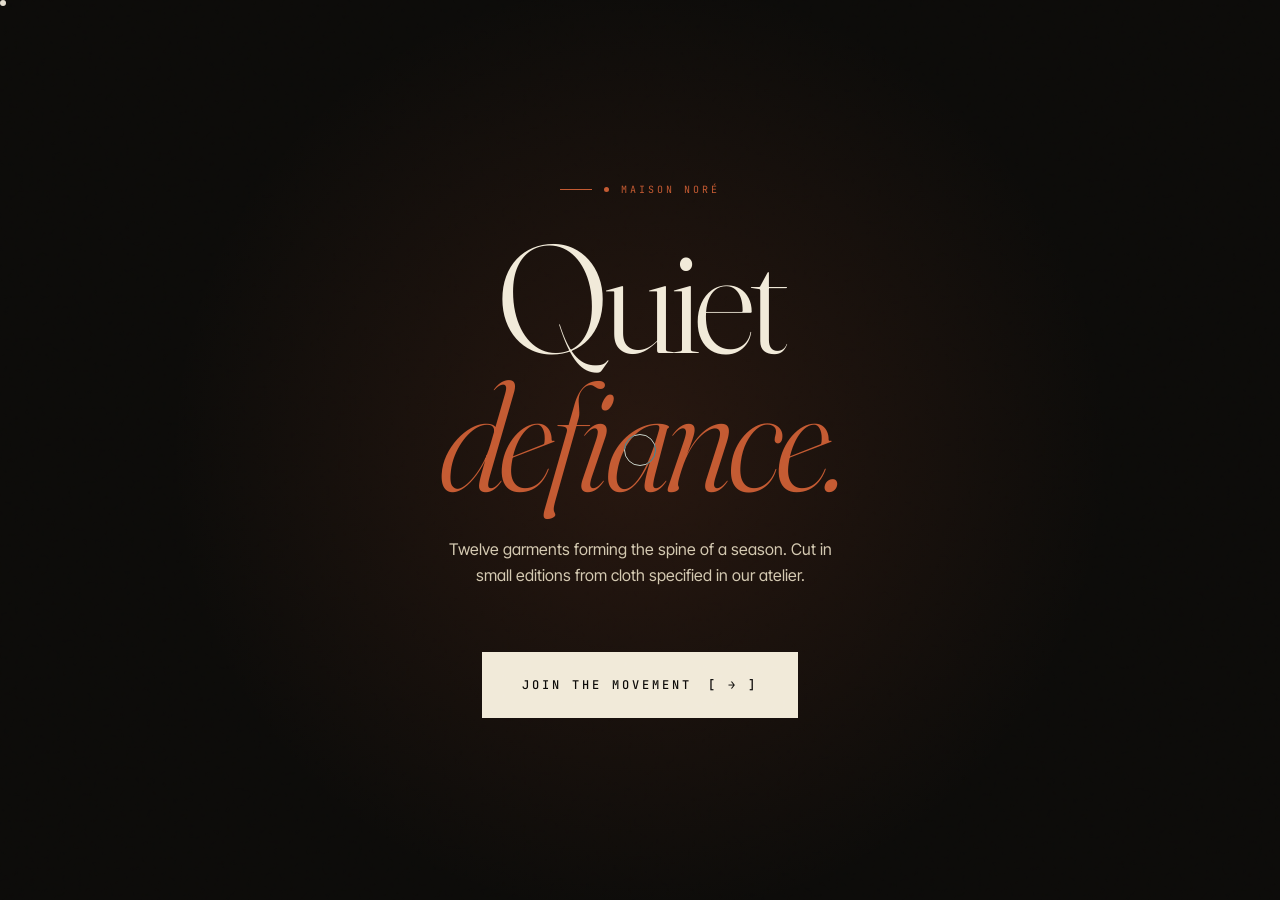
<file: index.html>
<!DOCTYPE html>
<html lang="en">

<head>
  <meta charset="UTF-8" />
  <meta name="viewport" content="width=device-width, initial-scale=1.0" />
  <title>MAISON NORÉ — Join The Movement</title>
  <link rel="preconnect" href="https://fonts.googleapis.com">
  <link rel="preconnect" href="https://fonts.gstatic.com" crossorigin>
  <link
    href="https://fonts.googleapis.com/css2?family=Fraunces:ital,opsz,wght@0,9..144,300;0,9..144,400;0,9..144,500;0,9..144,600;1,9..144,300;1,9..144,400;1,9..144,500&family=Inter+Tight:wght@300;400;500;600&family=JetBrains+Mono:wght@300;400;500&display=swap"
    rel="stylesheet">
  <link rel="stylesheet" href="styles.css">
  <style>
    body,
    html {
      height: 100%;
      margin: 0;
      overflow: hidden;
    }

    .landing-hero {
      min-height: 100vh;
      display: flex;
      flex-direction: column;
      align-items: center;
      justify-content: center;
      text-align: center;
      position: relative;
      padding: var(--space-7);
    }

    .landing-bg {
      position: absolute;
      inset: 0;
      background: radial-gradient(circle at 50% 50%, rgba(196, 90, 50, 0.15), transparent 60%);
      z-index: 0;
    }

    .landing-content {
      position: relative;
      z-index: 2;
      max-width: 800px;
      opacity: 0;
      animation: fadeIn 1.5s cubic-bezier(0.22, 1, 0.36, 1) forwards;
      animation-delay: 0.5s;
    }

    .landing-title {
      font-family: var(--serif);
      font-size: clamp(60px, 12vw, 160px);
      font-weight: 300;
      line-height: 0.9;
      letter-spacing: -0.04em;
      margin-bottom: var(--space-6);
    }

    .landing-title em {
      font-style: italic;
      color: var(--rust);
    }

    .landing-desc {
      font-size: 16px;
      color: var(--ink-2);
      line-height: 1.6;
      max-width: 420px;
      margin: 0 auto var(--space-8);
    }

    .join-btn {
      display: inline-flex;
      align-items: center;
      gap: var(--space-4);
      padding: 24px 40px;
      background: var(--ink);
      color: var(--bg);
      text-decoration: none;
      font-family: var(--mono);
      font-size: 12px;
      letter-spacing: 0.25em;
      text-transform: uppercase;
      font-weight: 500;
      border: none;
      cursor: none;
      transition: all 0.5s ease;
      position: relative;
      overflow: hidden;
    }

    .join-btn:hover {
      background: var(--rust);
      color: var(--bone);
      padding-right: 56px;
      padding-left: 24px;
    }

    .join-btn-arrow {
      transition: transform 0.5s ease;
    }

    .join-btn:hover .join-btn-arrow {
      transform: translateX(8px);
    }

    @keyframes fadeIn {
      from {
        opacity: 0;
        transform: translateY(20px);
      }

      to {
        opacity: 1;
        transform: translateY(0);
      }
    }
  </style>
</head>

<body>

  <div class="grain"></div>
  <div class="cursor"></div>
  <div class="cursor-ring"></div>

  <section class="landing-hero">
    <div class="landing-bg"></div>
    <div class="landing-content">
      <div class="hero-eyebrow" style="justify-content: center; opacity: 1; animation: none;">
        <span class="dot"></span>
        MAISON NORÉ
      </div>
      <h1 class="landing-title">
        Quiet<br><em>defiance.</em>
      </h1>
      <p class="landing-desc">Twelve garments forming the spine of a season. Cut in small editions from cloth specified
        in our atelier.</p>
      <a href="main.html" class="join-btn" data-label="Enter">
        <span>Join The Movement</span>
        <span class="join-btn-arrow">[ → ]</span>
      </a>
    </div>
  </section>

  <script>
    const cursor = document.querySelector('.cursor');
    const cursorRing = document.querySelector('.cursor-ring');
    let mouseX = window.innerWidth / 2, mouseY = window.innerHeight / 2;
    let ringX = mouseX, ringY = mouseY;

    document.addEventListener('mousemove', (e) => {
      mouseX = e.clientX; mouseY = e.clientY;
      cursor.style.transform = `translate(${mouseX - 3}px, ${mouseY - 3}px)`;
    });

    (function ring() {
      ringX += (mouseX - ringX) * 0.16;
      ringY += (mouseY - ringY) * 0.16;
      cursorRing.style.transform = `translate(${ringX - 16}px, ${ringY - 16}px)`;
      requestAnimationFrame(ring);
    })();

    document.querySelector('.join-btn').addEventListener('mouseenter', () => {
      cursor.classList.add('expand');
      cursorRing.classList.add('expand');
    });
    document.querySelector('.join-btn').addEventListener('mouseleave', () => {
      cursor.classList.remove('expand');
      cursorRing.classList.remove('expand');
    });
  </script>

</body>

</html>
</file>
<file: styles.css>
:root {
    --bg: #0c0b09;
    --bg-soft: #15130f;
    --bg-card: #18150f;
    --ink: #f1ead9;
    --ink-2: #d4c9b1;
    --ink-dim: #8a7f6a;
    --ink-faint: #4a4337;
    --rust: #c45a32;
    --bone: #e8dcc4;
    --line: rgba(241, 234, 217, 0.08);
    --line-mid: rgba(241, 234, 217, 0.14);
    --line-strong: rgba(241, 234, 217, 0.22);
    --serif: 'Fraunces', 'Times New Roman', serif;
    --sans: 'Inter Tight', -apple-system, sans-serif;
    --mono: 'JetBrains Mono', ui-monospace, monospace;

    /* baseline */
    --space-1: 4px;
    --space-2: 8px;
    --space-3: 12px;
    --space-4: 16px;
    --space-5: 24px;
    --space-6: 32px;
    --space-7: 48px;
    --space-8: 64px;
    --space-9: 96px;
    --space-10: 144px;
  }

  * { margin: 0; padding: 0; box-sizing: border-box; }

  html { scroll-behavior: smooth; }

  body {
    font-family: var(--sans);
    background: var(--bg);
    color: var(--ink);
    overflow-x: hidden;
    cursor: none;
    -webkit-font-smoothing: antialiased;
    -moz-osx-font-smoothing: grayscale;
    line-height: 1.5;
    font-feature-settings: 'ss01', 'cv11';
  }

  ::selection { background: var(--rust); color: var(--bone); }

  img { max-width: 100%; display: block; }

  button, input { font: inherit; color: inherit; }

  /* Scroll progress */
  .scroll-progress {
    position: fixed;
    top: 0; left: 0; right: 0;
    height: 1px;
    background: var(--line);
    z-index: 1000;
  }
  .scroll-progress-bar {
    height: 100%;
    background: var(--rust);
    transform-origin: left;
    transform: scaleX(0);
  }

  /* ===== CURSOR ===== */
  .cursor, .cursor-ring {
    position: fixed;
    pointer-events: none;
    z-index: 9999;
    mix-blend-mode: difference;
    will-change: transform;
  }
  .cursor {
    width: 6px; height: 6px;
    background: var(--ink);
    border-radius: 50%;
    transition: width 0.25s ease, height 0.25s ease, background 0.25s ease;
  }
  .cursor-ring {
    width: 32px; height: 32px;
    border: 1px solid var(--ink);
    border-radius: 50%;
    transition: width 0.35s cubic-bezier(0.16, 1, 0.3, 1), height 0.35s cubic-bezier(0.16, 1, 0.3, 1), border-color 0.3s ease;
    z-index: 9998;
  }
  .cursor.expand { width: 0; height: 0; }
  .cursor-ring.expand { width: 64px; height: 64px; border-color: var(--rust); }
  .cursor-ring.text { width: 80px; height: 80px; border-color: var(--rust); }
  .cursor-label {
    position: fixed;
    pointer-events: none;
    z-index: 9999;
    font-family: var(--mono);
    font-size: 9px;
    letter-spacing: 0.2em;
    text-transform: uppercase;
    color: var(--rust);
    opacity: 0;
    transition: opacity 0.3s ease;
    transform: translate(-50%, -50%);
    white-space: nowrap;
    mix-blend-mode: difference;
  }
  .cursor-label.show { opacity: 1; }

  @media (max-width: 900px), (hover: none) {
    body { cursor: auto; }
    .cursor, .cursor-ring, .cursor-label { display: none; }
  }

  /* ===== GRAIN ===== */
  .grain {
    position: fixed;
    inset: 0;
    pointer-events: none;
    z-index: 9000;
    opacity: 0.05;
    mix-blend-mode: overlay;
    background-image: url("data:image/svg+xml;utf8,<svg viewBox='0 0 200 200' xmlns='http://www.w3.org/2000/svg'><filter id='n'><feTurbulence type='fractalNoise' baseFrequency='0.85' stitchTiles='stitch'/></filter><rect width='100%25' height='100%25' filter='url(%23n)'/></svg>");
  }

  /* ===== LOADER ===== */
  .loader {
    position: fixed;
    inset: 0;
    background: var(--bg);
    z-index: 10000;
    display: flex;
    align-items: flex-end;
    justify-content: space-between;
    padding: var(--space-7);
    transition: transform 0.9s cubic-bezier(0.86, 0, 0.07, 1);
  }
  .loader.hidden { transform: translateY(-101%); }
  .loader-mark {
    font-family: var(--serif);
    font-size: clamp(48px, 9vw, 120px);
    font-weight: 300;
    letter-spacing: -0.04em;
    line-height: 1;
    overflow: hidden;
    height: 1em;
  }
  .loader-mark span {
    display: inline-block;
    transform: translateY(105%);
    animation: rise 1s cubic-bezier(0.22, 1, 0.36, 1) forwards;
  }
  .loader-mark span:nth-child(1) { animation-delay: 0.1s; }
  .loader-mark span:nth-child(2) { animation-delay: 0.16s; }
  .loader-mark span:nth-child(3) { animation-delay: 0.22s; }
  .loader-mark span:nth-child(4) { animation-delay: 0.28s; font-style: italic; color: var(--rust); }
  .loader-mark span:nth-child(5) { animation-delay: 0.34s; }
  .loader-mark span:nth-child(6) { animation-delay: 0.4s; }
  .loader-meta {
    text-align: right;
    font-family: var(--mono);
    font-size: 10px;
    letter-spacing: 0.25em;
    text-transform: uppercase;
    color: var(--ink-dim);
    line-height: 1.8;
    opacity: 0;
    animation: fadeIn 0.6s ease forwards;
    animation-delay: 0.6s;
  }
  .loader-meta strong { color: var(--ink); font-weight: 400; display: block; }
  .loader-pct {
    font-family: var(--serif);
    font-size: 14px;
    font-style: italic;
    margin-top: var(--space-3);
    color: var(--rust);
  }
  @keyframes rise { to { transform: translateY(0); } }
  @keyframes fadeIn { to { opacity: 1; } }

  /* ===== TICKER (top of page) ===== */
  .ticker {
    position: fixed;
    top: 0; left: 0; right: 0;
    z-index: 90;
    background: var(--bg);
    border-bottom: 1px solid var(--line);
    height: 32px;
    overflow: hidden;
    display: flex;
    align-items: center;
    transition: transform 0.4s ease;
  }
  .ticker.hide { transform: translateY(-100%); }
  .ticker-track {
    display: flex;
    gap: 64px;
    animation: scroll 50s linear infinite;
    white-space: nowrap;
    width: max-content;
    font-family: var(--mono);
    font-size: 10px;
    letter-spacing: 0.22em;
    text-transform: uppercase;
    color: var(--ink-dim);
  }
  .ticker-item { display: flex; align-items: center; gap: 24px; }
  .ticker-item::after {
    content: '';
    width: 4px; height: 4px;
    background: var(--rust);
    border-radius: 50%;
  }
  @keyframes scroll {
    from { transform: translateX(0); }
    to { transform: translateX(-50%); }
  }

  /* ===== NAV ===== */
  nav {
    position: fixed;
    top: 32px; left: 0; right: 0;
    z-index: 100;
    padding: 18px var(--space-7);
    display: grid;
    grid-template-columns: 1fr auto 1fr;
    align-items: center;
    transition: padding 0.4s ease, background 0.4s ease, border-color 0.4s ease, top 0.4s ease;
    border-bottom: 1px solid transparent;
  }
  nav.scrolled {
    background: rgba(12, 11, 9, 0.78);
    backdrop-filter: blur(24px) saturate(120%);
    -webkit-backdrop-filter: blur(24px) saturate(120%);
    padding: 12px var(--space-7);
    border-bottom-color: var(--line);
    top: 0;
  }
  .ticker.hide ~ nav { top: 0; }
  .nav-links {
    display: flex;
    gap: var(--space-7);
    list-style: none;
    font-size: 11px;
    letter-spacing: 0.18em;
    text-transform: uppercase;
    font-weight: 500;
  }
  .nav-links a {
    color: var(--ink);
    text-decoration: none;
    position: relative;
    transition: color 0.3s ease;
    display: inline-flex;
    align-items: center;
    gap: 6px;
  }
  .nav-links a sup {
    font-family: var(--serif);
    font-style: italic;
    font-size: 10px;
    color: var(--rust);
    font-weight: 400;
    margin-top: -8px;
    text-transform: none;
    letter-spacing: 0;
  }
  .nav-links a::after {
    content: '';
    position: absolute;
    left: 0; bottom: -4px;
    width: 100%; height: 1px;
    background: var(--rust);
    transform: scaleX(0);
    transform-origin: right;
    transition: transform 0.5s cubic-bezier(0.86, 0, 0.07, 1);
  }
  .nav-links a:hover { color: var(--rust); }
  .nav-links a:hover::after { transform: scaleX(1); transform-origin: left; }

  .logo {
    font-family: var(--serif);
    font-size: 20px;
    font-weight: 400;
    letter-spacing: 0.04em;
    text-align: center;
    color: var(--ink);
    text-decoration: none;
  }
  .logo i { font-style: italic; font-weight: 300; }

  .nav-actions {
    display: flex;
    justify-content: flex-end;
    gap: var(--space-5);
    align-items: center;
    font-size: 11px;
    letter-spacing: 0.18em;
    text-transform: uppercase;
  }
  .nav-actions button {
    background: none;
    border: none;
    cursor: none;
    text-transform: uppercase;
    font-weight: 500;
    transition: color 0.3s ease;
    display: inline-flex;
    align-items: center;
    gap: 6px;
  }
  .nav-actions button:hover { color: var(--rust); }
  .currency-toggle {
    display: flex;
    border: 1px solid var(--line-mid);
    overflow: hidden;
  }
  .currency-toggle button {
    padding: 4px 10px;
    font-size: 10px;
  }
  .currency-toggle button.active { background: var(--ink); color: var(--bg); }

  .cart-btn {
    position: relative;
  }
  .cart-count {
    display: inline-flex;
    align-items: center;
    justify-content: center;
    min-width: 16px; height: 16px;
    background: var(--rust);
    color: var(--bone);
    border-radius: 50%;
    font-size: 9px;
    font-weight: 600;
    letter-spacing: 0;
    padding: 0 4px;
    transition: transform 0.4s cubic-bezier(0.34, 1.56, 0.64, 1);
    font-family: var(--mono);
  }
  .cart-count.bump { transform: scale(1.45); }

  .menu-toggle { display: none; }

  @media (max-width: 900px) {
    nav { padding: 14px 20px; }
    nav.scrolled { padding: 10px 20px; }
    .nav-links, .nav-actions > *:not(.cart-btn):not(.menu-toggle) { display: none; }
    .menu-toggle {
      display: inline-flex;
      background: none; border: none;
      font-size: 11px;
      letter-spacing: 0.18em;
      text-transform: uppercase;
    }
  }

  /* ===== HERO with 3D shirt ===== */
  .hero {
    min-height: 100vh;
    position: relative;
    padding: 140px var(--space-7) var(--space-8);
    display: grid;
    grid-template-columns: 1fr 1fr;
    gap: var(--space-7);
    align-items: end;
    overflow: hidden;
  }
  .hero-bg {
    position: absolute;
    inset: 0;
    background:
      radial-gradient(ellipse 60% 50% at 70% 40%, rgba(196, 90, 50, 0.10), transparent 70%),
      radial-gradient(ellipse 80% 60% at 20% 80%, rgba(232, 220, 196, 0.04), transparent 60%);
    z-index: 0;
  }
  .shirt-canvas-wrap {
    position: absolute;
    top: 0; right: 0;
    width: 56%; height: 100%;
    z-index: 1;
    pointer-events: none;
  }
  #shirtCanvas { width: 100%; height: 100%; display: block; }

  .hero-text {
    position: relative;
    z-index: 3;
    grid-column: 1 / 2;
    max-width: 620px;
  }
  .hero-eyebrow {
    font-family: var(--mono);
    font-size: 10px;
    letter-spacing: 0.3em;
    color: var(--rust);
    text-transform: uppercase;
    margin-bottom: var(--space-6);
    display: flex;
    align-items: center;
    gap: var(--space-3);
    opacity: 0;
    animation: fadeUp 1s ease forwards;
    animation-delay: 1.4s;
  }
  .hero-eyebrow::before {
    content: '';
    width: 32px; height: 1px;
    background: var(--rust);
  }
  .hero-eyebrow .dot {
    width: 5px; height: 5px;
    background: var(--rust);
    border-radius: 50%;
    animation: pulse 2.4s ease-in-out infinite;
  }
  @keyframes pulse {
    0%, 100% { opacity: 1; transform: scale(1); }
    50% { opacity: 0.4; transform: scale(0.7); }
  }

  .hero-title {
    font-family: var(--serif);
    font-size: clamp(60px, 11vw, 180px);
    font-weight: 300;
    line-height: 0.86;
    letter-spacing: -0.045em;
    margin-bottom: var(--space-7);
  }
  .hero-title .line { display: block; overflow: hidden; }
  .hero-title .word {
    display: inline-block;
    transform: translateY(110%);
    animation: rise 1.2s cubic-bezier(0.22, 1, 0.36, 1) forwards;
  }
  .hero-title .italic {
    font-style: italic;
    font-weight: 300;
    color: var(--rust);
  }
  .hero-title .line:nth-child(1) .word { animation-delay: 1.5s; }
  .hero-title .line:nth-child(2) .word { animation-delay: 1.65s; }
  .hero-title .line:nth-child(3) .word { animation-delay: 1.8s; }

  .hero-meta {
    display: grid;
    grid-template-columns: 1fr auto;
    gap: var(--space-7);
    align-items: end;
    opacity: 0;
    animation: fadeUp 1s ease forwards;
    animation-delay: 2.2s;
  }
  .hero-desc {
    font-size: 14px;
    color: var(--ink-2);
    line-height: 1.65;
    max-width: 360px;
  }
  .hero-desc::first-letter {
    font-family: var(--serif);
    font-size: 36px;
    font-style: italic;
    float: left;
    line-height: 0.9;
    margin: 4px 8px 0 0;
    color: var(--rust);
  }
  .hero-cta {
    display: inline-flex;
    align-items: center;
    gap: var(--space-3);
    padding: 18px 28px;
    background: var(--ink);
    color: var(--bg);
    text-decoration: none;
    font-size: 11px;
    letter-spacing: 0.22em;
    text-transform: uppercase;
    font-weight: 500;
    border: none;
    cursor: none;
    transition: background 0.4s ease, color 0.4s ease, padding 0.4s ease;
    position: relative;
    overflow: hidden;
  }
  .hero-cta:hover { background: var(--rust); color: var(--bone); padding-right: 36px; }
  .hero-cta-arrow {
    transition: transform 0.4s ease;
    font-family: var(--mono);
  }
  .hero-cta:hover .hero-cta-arrow { transform: translateX(6px); }

  /* hero side meta */
  .hero-side {
    position: absolute;
    bottom: var(--space-7);
    right: var(--space-7);
    z-index: 4;
    display: flex;
    gap: var(--space-7);
    font-family: var(--mono);
    font-size: 10px;
    letter-spacing: 0.22em;
    text-transform: uppercase;
    color: var(--ink-dim);
    opacity: 0;
    animation: fadeUp 1s ease forwards;
    animation-delay: 2.4s;
  }
  .hero-side div strong {
    display: block;
    color: var(--ink);
    font-family: var(--serif);
    font-size: 16px;
    font-weight: 400;
    letter-spacing: -0.01em;
    text-transform: none;
    margin-bottom: 4px;
  }
  .hero-side div strong em { font-style: italic; color: var(--rust); }

  .scroll-hint {
    position: absolute;
    bottom: var(--space-7);
    left: var(--space-7);
    z-index: 4;
    display: flex;
    align-items: center;
    gap: var(--space-3);
    font-family: var(--mono);
    font-size: 10px;
    letter-spacing: 0.22em;
    text-transform: uppercase;
    color: var(--ink-dim);
    opacity: 0;
    animation: fadeUp 1s ease forwards;
    animation-delay: 2.6s;
  }
  .scroll-hint-line {
    width: 30px; height: 1px;
    background: var(--ink-dim);
    position: relative;
    overflow: hidden;
  }
  .scroll-hint-line::after {
    content: '';
    position: absolute;
    inset: 0;
    background: var(--rust);
    transform: translateX(-100%);
    animation: scrollLine 2.4s ease-in-out infinite;
  }
  @keyframes scrollLine {
    0% { transform: translateX(-100%); }
    50%, 100% { transform: translateX(100%); }
  }

  @keyframes fadeUp {
    from { opacity: 0; transform: translateY(16px); }
    to { opacity: 1; transform: translateY(0); }
  }

  @media (max-width: 900px) {
    .hero { grid-template-columns: 1fr; padding: 120px 20px 100px; }
    .shirt-canvas-wrap { width: 100%; opacity: 0.45; }
    .hero-side { display: none; }
    .scroll-hint { left: 20px; bottom: 20px; }
    .hero-meta { grid-template-columns: 1fr; gap: var(--space-5); }
  }

  /* ===== SECTION SCAFFOLD ===== */
  section { position: relative; }
  .container { padding: 0 var(--space-7); }
  @media (max-width: 900px) { .container { padding: 0 20px; } }

  .section-head {
    padding: var(--space-9) 0 var(--space-7);
    display: grid;
    grid-template-columns: 5fr 1fr 6fr;
    gap: var(--space-7);
    align-items: end;
    border-top: 1px solid var(--line);
  }
  .section-num {
    font-family: var(--mono);
    font-size: 10px;
    letter-spacing: 0.28em;
    color: var(--rust);
    text-transform: uppercase;
    margin-bottom: var(--space-4);
    display: block;
  }
  .section-title {
    font-family: var(--serif);
    font-size: clamp(36px, 6.5vw, 88px);
    font-weight: 300;
    line-height: 0.95;
    letter-spacing: -0.035em;
  }
  .section-title em {
    font-style: italic;
    color: var(--ink-dim);
    font-weight: 300;
  }
  .section-title em.accent { color: var(--rust); }
  .section-aside {
    text-align: right;
    align-self: end;
  }
  .section-aside .label {
    font-family: var(--mono);
    font-size: 9px;
    letter-spacing: 0.25em;
    color: var(--ink-dim);
    text-transform: uppercase;
    display: block;
    margin-bottom: var(--space-2);
  }
  .section-aside .value {
    font-family: var(--serif);
    font-style: italic;
    font-size: 22px;
    color: var(--ink);
  }
  .section-desc {
    font-size: 14px;
    color: var(--ink-2);
    line-height: 1.7;
    max-width: 460px;
  }

  @media (max-width: 900px) {
    .section-head { grid-template-columns: 1fr; gap: var(--space-5); padding: var(--space-8) 0 var(--space-6); }
    .section-aside { text-align: left; }
  }

  /* ===== PRODUCTS ===== */
  .shop-controls {
    display: grid;
    grid-template-columns: 1fr auto 1fr;
    align-items: center;
    gap: var(--space-5);
    padding: var(--space-5) 0;
    border-top: 1px solid var(--line);
    border-bottom: 1px solid var(--line);
  }
  .filter-pills {
    display: flex;
    gap: 6px;
    flex-wrap: wrap;
  }
  .filter-pill {
    background: none;
    border: 1px solid var(--line-mid);
    color: var(--ink);
    padding: 9px 18px;
    font-size: 10px;
    letter-spacing: 0.18em;
    text-transform: uppercase;
    cursor: none;
    transition: all 0.3s ease;
    font-weight: 500;
    display: inline-flex;
    align-items: center;
    gap: 8px;
  }
  .filter-pill .n {
    font-family: var(--mono);
    font-size: 9px;
    color: var(--ink-dim);
    transition: color 0.3s ease;
  }
  .filter-pill:hover { border-color: var(--ink); }
  .filter-pill.active { background: var(--ink); color: var(--bg); border-color: var(--ink); }
  .filter-pill.active .n { color: var(--ink-faint); }

  .filter-count {
    font-family: var(--mono);
    font-size: 10px;
    color: var(--ink-dim);
    letter-spacing: 0.22em;
    text-transform: uppercase;
    text-align: center;
    white-space: nowrap;
  }
  .filter-count em {
    font-style: normal;
    color: var(--ink);
  }

  .sort {
    display: flex;
    justify-content: flex-end;
    align-items: center;
    gap: var(--space-3);
    font-family: var(--mono);
    font-size: 10px;
    letter-spacing: 0.22em;
    text-transform: uppercase;
    color: var(--ink-dim);
  }
  .sort select {
    background: none;
    border: none;
    color: var(--ink);
    font-family: var(--mono);
    font-size: 10px;
    letter-spacing: 0.22em;
    text-transform: uppercase;
    cursor: none;
    border-bottom: 1px solid var(--line-mid);
    padding: 4px 16px 4px 4px;
    appearance: none;
    background-image: url("data:image/svg+xml;utf8,<svg xmlns='http://www.w3.org/2000/svg' width='8' height='6' viewBox='0 0 8 6'><path d='M0 0 L8 0 L4 6 Z' fill='%238a7f6a'/></svg>");
    background-repeat: no-repeat;
    background-position: right 2px center;
  }
  .sort select option { background: var(--bg); color: var(--ink); }

  @media (max-width: 900px) {
    .shop-controls { grid-template-columns: 1fr; gap: var(--space-3); }
    .sort { justify-content: flex-start; }
  }

  .product-grid {
    display: grid;
    grid-template-columns: repeat(3, 1fr);
    border-left: 1px solid var(--line);
  }
  .product {
    border-right: 1px solid var(--line);
    border-bottom: 1px solid var(--line);
    padding: var(--space-5) var(--space-5) var(--space-6);
    position: relative;
    cursor: none;
    transition: background 0.5s ease;
    overflow: hidden;
  }
  .product:hover { background: var(--bg-soft); }

  .product-image {
    aspect-ratio: 4/5;
    margin-bottom: var(--space-5);
    position: relative;
    overflow: hidden;
    background: var(--bg-card);
  }
  .product-image-bg {
    position: absolute;
    inset: 0;
    transition: transform 0.9s cubic-bezier(0.22, 1, 0.36, 1), filter 0.6s ease;
  }
  .product:hover .product-image-bg { transform: scale(1.04); }

  .product-tags {
    position: absolute;
    top: var(--space-3); left: var(--space-3);
    display: flex;
    flex-direction: column;
    gap: 4px;
    z-index: 2;
  }
  .product-tag {
    font-family: var(--mono);
    font-size: 8px;
    letter-spacing: 0.25em;
    text-transform: uppercase;
    background: var(--ink);
    color: var(--bg);
    padding: 4px 8px;
    align-self: flex-start;
  }
  .product-tag.new { background: var(--rust); color: var(--bone); }
  .product-tag.sale { background: var(--bone); color: var(--bg); }
  .product-tag.last { background: transparent; color: var(--ink); border: 1px solid var(--line-strong); }

  .product-fav {
    position: absolute;
    top: var(--space-3); right: var(--space-3);
    width: 28px; height: 28px;
    background: rgba(12, 11, 9, 0.6);
    backdrop-filter: blur(8px);
    border: 1px solid var(--line-mid);
    color: var(--ink);
    cursor: none;
    display: flex; align-items: center; justify-content: center;
    z-index: 2;
    transition: all 0.3s ease;
    border-radius: 50%;
  }
  .product-fav:hover { background: var(--ink); color: var(--bg); }
  .product-fav.active { background: var(--rust); color: var(--bone); border-color: var(--rust); }
  .product-fav svg { width: 12px; height: 12px; }

  .product-quick {
    position: absolute;
    bottom: 0; left: 0; right: 0;
    background: var(--ink);
    color: var(--bg);
    padding: 13px;
    font-size: 10px;
    letter-spacing: 0.22em;
    text-transform: uppercase;
    text-align: center;
    font-weight: 500;
    transform: translateY(101%);
    transition: transform 0.5s cubic-bezier(0.86, 0, 0.07, 1), background 0.3s ease;
    border: none;
    width: 100%;
    cursor: none;
  }
  .product:hover .product-quick { transform: translateY(0); }
  .product-quick:hover { background: var(--rust); color: var(--bone); }

  .product-meta {
    display: grid;
    grid-template-columns: 1fr auto;
    gap: var(--space-4);
    align-items: start;
  }
  .product-cat {
    font-family: var(--mono);
    font-size: 9px;
    letter-spacing: 0.25em;
    color: var(--ink-dim);
    text-transform: uppercase;
    margin-bottom: 6px;
    display: flex;
    gap: 8px;
    align-items: center;
  }
  .product-cat .ref {
    color: var(--ink-faint);
  }
  .product-name {
    font-family: var(--serif);
    font-size: 20px;
    font-weight: 400;
    letter-spacing: -0.015em;
    line-height: 1.2;
    margin-bottom: 8px;
  }
  .product-name em { font-style: italic; }
  .product-fabric {
    font-family: var(--serif);
    font-style: italic;
    font-size: 12px;
    color: var(--ink-dim);
    margin-bottom: var(--space-3);
  }
  .product-price {
    font-family: var(--serif);
    font-size: 17px;
    font-style: italic;
    font-weight: 300;
    white-space: nowrap;
  }
  .product-price-old {
    font-size: 13px;
    color: var(--ink-dim);
    text-decoration: line-through;
    margin-right: 6px;
    font-style: normal;
  }

  .product-colors {
    display: flex;
    gap: 6px;
    align-items: center;
  }
  .color-swatch {
    width: 11px; height: 11px;
    border-radius: 50%;
    border: 1px solid var(--line-strong);
    cursor: none;
    transition: transform 0.3s ease;
  }
  .color-swatch:hover { transform: scale(1.3); }
  .color-count {
    font-family: var(--mono);
    font-size: 9px;
    color: var(--ink-dim);
    margin-left: 4px;
  }

  @media (max-width: 900px) {
    .product-grid { grid-template-columns: repeat(2, 1fr); }
    .product { padding: var(--space-3) var(--space-3) var(--space-4); }
    .product-name { font-size: 15px; }
    .product-price { font-size: 14px; }
    .product-quick { transform: translateY(0); padding: 10px; font-size: 9px; }
  }

  /* ===== EDITORIAL ===== */
  .editorial {
    padding: var(--space-9) 0 var(--space-9);
    background: var(--bg-soft);
    border-top: 1px solid var(--line);
    border-bottom: 1px solid var(--line);
    margin-top: var(--space-8);
  }
  .editorial-grid {
    display: grid;
    grid-template-columns: repeat(12, 1fr);
    gap: var(--space-4);
    margin-top: var(--space-6);
  }
  .edit-card {
    position: relative;
    overflow: hidden;
    cursor: none;
  }
  .edit-card:nth-child(1) { grid-column: 1 / 6; aspect-ratio: 3/4; }
  .edit-card:nth-child(2) { grid-column: 7 / 13; aspect-ratio: 4/3; margin-top: 80px; }
  .edit-card:nth-child(3) { grid-column: 2 / 7; aspect-ratio: 3/4; margin-top: -50px; }
  .edit-card:nth-child(4) { grid-column: 8 / 12; aspect-ratio: 1/1; margin-top: 60px; }

  .edit-bg {
    position: absolute;
    inset: 0;
    transition: transform 1.1s cubic-bezier(0.22, 1, 0.36, 1);
  }
  .edit-card:hover .edit-bg { transform: scale(1.06); }
  .edit-overlay {
    position: absolute;
    inset: 0;
    background: linear-gradient(to top, rgba(12,11,9,0.85) 0%, rgba(12,11,9,0.1) 50%, rgba(12,11,9,0) 100%);
    z-index: 1;
  }
  .edit-meta {
    position: absolute;
    top: var(--space-5);
    left: var(--space-5);
    z-index: 2;
    font-family: var(--mono);
    font-size: 9px;
    letter-spacing: 0.25em;
    text-transform: uppercase;
    color: var(--ink-2);
    display: flex;
    gap: var(--space-3);
  }
  .edit-meta .frame { color: var(--rust); }
  .edit-content {
    position: absolute;
    bottom: var(--space-5);
    left: var(--space-5);
    right: var(--space-5);
    z-index: 2;
  }
  .edit-title {
    font-family: var(--serif);
    font-size: clamp(24px, 3.2vw, 38px);
    font-weight: 400;
    line-height: 1;
    letter-spacing: -0.02em;
    margin-bottom: 8px;
  }
  .edit-title em { font-style: italic; color: var(--bone); }
  .edit-loc {
    font-family: var(--mono);
    font-size: 9px;
    letter-spacing: 0.22em;
    text-transform: uppercase;
    color: var(--ink-dim);
  }

  @media (max-width: 900px) {
    .editorial-grid { grid-template-columns: 1fr; gap: var(--space-3); }
    .edit-card:nth-child(n) { grid-column: 1; margin-top: 0; aspect-ratio: 4/5; }
  }

  /* ===== ATELIER / MAKERS SECTION ===== */
  .atelier {
    padding: var(--space-10) 0;
  }
  .atelier-grid {
    display: grid;
    grid-template-columns: 1fr 1fr;
    gap: var(--space-9);
    align-items: start;
  }
  .atelier-list {
    list-style: none;
  }
  .atelier-item {
    border-top: 1px solid var(--line);
    padding: var(--space-5) 0;
    cursor: none;
    display: grid;
    grid-template-columns: auto 1fr auto;
    gap: var(--space-5);
    align-items: center;
    transition: padding 0.4s ease;
  }
  .atelier-item:last-child { border-bottom: 1px solid var(--line); }
  .atelier-item:hover { padding-left: var(--space-3); }
  .atelier-item .num {
    font-family: var(--mono);
    font-size: 10px;
    letter-spacing: 0.2em;
    color: var(--ink-dim);
  }
  .atelier-item .name {
    font-family: var(--serif);
    font-size: clamp(22px, 2.6vw, 32px);
    font-weight: 400;
    letter-spacing: -0.02em;
  }
  .atelier-item .name em { font-style: italic; color: var(--rust); }
  .atelier-item .role {
    font-family: var(--mono);
    font-size: 10px;
    letter-spacing: 0.2em;
    color: var(--ink-dim);
    text-transform: uppercase;
    text-align: right;
  }
  .atelier-item:hover .name { color: var(--rust); }

  .atelier-quote {
    font-family: var(--serif);
    font-size: clamp(22px, 2.4vw, 32px);
    font-weight: 300;
    line-height: 1.35;
    font-style: italic;
    letter-spacing: -0.01em;
    position: sticky;
    top: 100px;
  }
  .atelier-quote::before {
    content: '"';
    font-size: 80px;
    color: var(--rust);
    line-height: 0.5;
    display: block;
    margin-bottom: var(--space-3);
    margin-left: -8px;
  }
  .atelier-quote-attr {
    font-family: var(--mono);
    font-size: 10px;
    letter-spacing: 0.22em;
    text-transform: uppercase;
    color: var(--ink-dim);
    font-style: normal;
    margin-top: var(--space-5);
    font-weight: 400;
  }
  .atelier-quote-attr::before {
    content: '— ';
    color: var(--rust);
  }

  @media (max-width: 900px) {
    .atelier-grid { grid-template-columns: 1fr; gap: var(--space-7); }
    .atelier-quote { position: static; }
  }

  /* ===== FABRIC / SPECS ACCORDION ===== */
  .specs {
    padding: var(--space-10) 0;
    background: var(--bg-soft);
    border-top: 1px solid var(--line);
    border-bottom: 1px solid var(--line);
  }
  .specs-grid {
    display: grid;
    grid-template-columns: 1fr 1fr;
    gap: var(--space-8);
    align-items: start;
    margin-top: var(--space-7);
  }
  .specs-visual {
    aspect-ratio: 1;
    background: linear-gradient(135deg, #2a201a 0%, #1a1611 100%);
    position: relative;
    overflow: hidden;
  }
  .specs-visual::before {
    content: '';
    position: absolute;
    inset: 0;
    background-image:
      repeating-linear-gradient(45deg, rgba(196, 90, 50, 0.04) 0px, rgba(196, 90, 50, 0.04) 1px, transparent 1px, transparent 4px),
      repeating-linear-gradient(-45deg, rgba(232, 220, 196, 0.04) 0px, rgba(232, 220, 196, 0.04) 1px, transparent 1px, transparent 4px);
  }
  .specs-visual-label {
    position: absolute;
    bottom: var(--space-5); left: var(--space-5);
    font-family: var(--mono);
    font-size: 9px;
    letter-spacing: 0.25em;
    color: var(--ink-2);
    text-transform: uppercase;
  }
  .specs-visual-name {
    position: absolute;
    top: var(--space-5); left: var(--space-5);
    right: var(--space-5);
    font-family: var(--serif);
    font-size: 28px;
    font-style: italic;
    font-weight: 300;
    letter-spacing: -0.02em;
  }
  .specs-visual-stats {
    position: absolute;
    bottom: var(--space-5); right: var(--space-5);
    text-align: right;
    font-family: var(--mono);
    font-size: 10px;
    color: var(--ink-2);
    line-height: 1.8;
    letter-spacing: 0.05em;
  }
  .specs-visual-stats strong {
    color: var(--rust);
    font-weight: 400;
    font-family: var(--serif);
    font-style: italic;
    font-size: 14px;
  }

  .accordion-item {
    border-top: 1px solid var(--line-mid);
  }
  .accordion-item:last-child { border-bottom: 1px solid var(--line-mid); }
  .accordion-trigger {
    display: grid;
    grid-template-columns: auto 1fr auto;
    gap: var(--space-5);
    align-items: center;
    padding: var(--space-5) 0;
    background: none;
    border: none;
    cursor: none;
    width: 100%;
    text-align: left;
    transition: padding 0.3s ease;
  }
  .accordion-trigger:hover { padding-left: var(--space-2); }
  .accordion-num {
    font-family: var(--mono);
    font-size: 10px;
    color: var(--ink-dim);
    letter-spacing: 0.2em;
  }
  .accordion-title {
    font-family: var(--serif);
    font-size: 22px;
    font-weight: 400;
    letter-spacing: -0.015em;
  }
  .accordion-title em { font-style: italic; color: var(--rust); }
  .accordion-icon {
    width: 28px; height: 28px;
    border: 1px solid var(--line-strong);
    border-radius: 50%;
    position: relative;
    transition: background 0.3s ease, border-color 0.3s ease;
  }
  .accordion-icon::before, .accordion-icon::after {
    content: '';
    position: absolute;
    background: var(--ink);
    transition: transform 0.4s cubic-bezier(0.86, 0, 0.07, 1);
  }
  .accordion-icon::before {
    top: 50%; left: 7px; right: 7px; height: 1px;
    transform: translateY(-50%);
  }
  .accordion-icon::after {
    left: 50%; top: 7px; bottom: 7px; width: 1px;
    transform: translateX(-50%);
  }
  .accordion-item.open .accordion-icon { background: var(--rust); border-color: var(--rust); }
  .accordion-item.open .accordion-icon::after { transform: translateX(-50%) rotate(90deg); }
  .accordion-content {
    max-height: 0;
    overflow: hidden;
    transition: max-height 0.6s cubic-bezier(0.22, 1, 0.36, 1);
  }
  .accordion-content-inner {
    padding: 0 0 var(--space-6) 60px;
    color: var(--ink-2);
    font-size: 14px;
    line-height: 1.75;
    max-width: 540px;
  }
  .accordion-content-inner p + p { margin-top: var(--space-3); }
  .accordion-content-inner ul {
    list-style: none;
    margin-top: var(--space-3);
  }
  .accordion-content-inner li {
    padding: 8px 0;
    border-bottom: 1px solid var(--line);
    display: flex;
    justify-content: space-between;
    font-family: var(--mono);
    font-size: 11px;
    letter-spacing: 0.05em;
  }
  .accordion-content-inner li span:last-child {
    color: var(--ink);
    font-family: var(--serif);
    font-style: italic;
    font-size: 14px;
    letter-spacing: -0.01em;
  }

  @media (max-width: 900px) {
    .specs-grid { grid-template-columns: 1fr; gap: var(--space-6); }
    .accordion-content-inner { padding-left: 30px; }
  }

  /* ===== MARQUEE LARGE ===== */
  .big-marquee {
    padding: var(--space-7) 0;
    overflow: hidden;
    border-top: 1px solid var(--line);
    border-bottom: 1px solid var(--line);
    background: var(--bg);
  }
  .big-marquee-track {
    display: flex;
    gap: 60px;
    animation: scroll 45s linear infinite;
    white-space: nowrap;
    width: max-content;
  }
  .big-marquee-item {
    font-family: var(--serif);
    font-size: clamp(48px, 8vw, 120px);
    font-style: italic;
    font-weight: 300;
    line-height: 1;
    letter-spacing: -0.03em;
    display: flex;
    align-items: center;
    gap: 60px;
  }
  .big-marquee-item .accent { color: var(--rust); font-style: normal; }
  .big-marquee-item::after {
    content: '';
    display: inline-block;
    width: 14px; height: 14px;
    background: var(--rust);
    border-radius: 50%;
    flex-shrink: 0;
  }

  /* ===== JOURNAL ===== */
  .journal {
    padding: var(--space-9) 0 var(--space-10);
  }
  .journal-grid {
    display: grid;
    grid-template-columns: repeat(3, 1fr);
    gap: var(--space-7);
    margin-top: var(--space-6);
  }
  .journal-card {
    cursor: none;
    transition: transform 0.5s ease;
  }
  .journal-card:hover { transform: translateY(-6px); }
  .journal-img {
    aspect-ratio: 4/3;
    overflow: hidden;
    margin-bottom: var(--space-5);
    position: relative;
    background: var(--bg-card);
  }
  .journal-img-bg {
    position: absolute;
    inset: 0;
    transition: transform 0.9s cubic-bezier(0.22, 1, 0.36, 1);
  }
  .journal-card:hover .journal-img-bg { transform: scale(1.06); }
  .journal-meta {
    display: flex;
    gap: var(--space-4);
    font-family: var(--mono);
    font-size: 9px;
    letter-spacing: 0.22em;
    color: var(--ink-dim);
    text-transform: uppercase;
    margin-bottom: var(--space-3);
  }
  .journal-meta .cat { color: var(--rust); }
  .journal-title {
    font-family: var(--serif);
    font-size: 24px;
    font-weight: 400;
    letter-spacing: -0.02em;
    line-height: 1.2;
    margin-bottom: var(--space-3);
    transition: color 0.3s ease;
  }
  .journal-card:hover .journal-title { color: var(--rust); }
  .journal-excerpt {
    font-size: 14px;
    color: var(--ink-2);
    line-height: 1.65;
    margin-bottom: var(--space-3);
  }
  .journal-read {
    font-family: var(--mono);
    font-size: 10px;
    letter-spacing: 0.22em;
    text-transform: uppercase;
    color: var(--ink-dim);
    display: inline-flex;
    align-items: center;
    gap: 8px;
    transition: gap 0.3s ease, color 0.3s ease;
  }
  .journal-card:hover .journal-read { gap: 14px; color: var(--rust); }

  @media (max-width: 900px) {
    .journal-grid { grid-template-columns: 1fr; gap: var(--space-6); }
  }

  /* ===== STOCKISTS ===== */
  .stockists {
    padding: var(--space-9) 0;
    background: var(--bg-soft);
    border-top: 1px solid var(--line);
  }
  .stockist-grid {
    display: grid;
    grid-template-columns: repeat(4, 1fr);
    gap: 0;
    margin-top: var(--space-6);
    border-top: 1px solid var(--line);
    border-left: 1px solid var(--line);
  }
  .stockist {
    border-right: 1px solid var(--line);
    border-bottom: 1px solid var(--line);
    padding: var(--space-5);
    cursor: none;
    transition: background 0.4s ease;
    position: relative;
  }
  .stockist:hover { background: var(--bg); }
  .stockist .city {
    font-family: var(--serif);
    font-size: 22px;
    font-weight: 400;
    letter-spacing: -0.015em;
    margin-bottom: 4px;
  }
  .stockist .country {
    font-family: var(--mono);
    font-size: 9px;
    letter-spacing: 0.25em;
    color: var(--ink-dim);
    text-transform: uppercase;
    margin-bottom: var(--space-4);
  }
  .stockist .name {
    font-size: 13px;
    color: var(--ink-2);
    line-height: 1.5;
    margin-bottom: var(--space-3);
  }
  .stockist .addr {
    font-family: var(--mono);
    font-size: 10px;
    color: var(--ink-dim);
    line-height: 1.6;
  }
  .stockist .arrow {
    position: absolute;
    top: var(--space-5);
    right: var(--space-5);
    font-family: var(--serif);
    font-style: italic;
    color: var(--ink-dim);
    transition: transform 0.4s ease, color 0.3s ease;
  }
  .stockist:hover .arrow {
    transform: translate(4px, -4px);
    color: var(--rust);
  }

  @media (max-width: 900px) {
    .stockist-grid { grid-template-columns: 1fr 1fr; }
  }

  /* ===== NEWSLETTER ===== */
  .newsletter {
    padding: var(--space-10) var(--space-7);
    text-align: center;
    position: relative;
    overflow: hidden;
    background: var(--bg);
    border-top: 1px solid var(--line);
  }
  .newsletter::before {
    content: '';
    position: absolute;
    inset: 0;
    background:
      radial-gradient(ellipse 70% 50% at 50% 50%, rgba(196, 90, 50, 0.08), transparent 70%);
    pointer-events: none;
  }
  .newsletter-content { position: relative; z-index: 2; max-width: 720px; margin: 0 auto; }
  .newsletter-eyebrow {
    font-family: var(--mono);
    font-size: 10px;
    letter-spacing: 0.3em;
    color: var(--rust);
    text-transform: uppercase;
    margin-bottom: var(--space-5);
    display: inline-flex;
    align-items: center;
    gap: var(--space-3);
  }
  .newsletter-eyebrow::before, .newsletter-eyebrow::after {
    content: '';
    width: 30px; height: 1px;
    background: var(--rust);
  }
  .newsletter-title {
    font-family: var(--serif);
    font-size: clamp(40px, 6vw, 84px);
    font-weight: 300;
    line-height: 0.95;
    letter-spacing: -0.035em;
    margin-bottom: var(--space-5);
  }
  .newsletter-title em { font-style: italic; color: var(--rust); }
  .newsletter-desc {
    color: var(--ink-2);
    margin: 0 auto var(--space-7);
    font-size: 14px;
    line-height: 1.7;
    max-width: 480px;
  }
  .newsletter-form {
    display: flex;
    max-width: 520px;
    margin: 0 auto;
    border-bottom: 1px solid var(--line-strong);
    transition: border-color 0.3s ease;
  }
  .newsletter-form:focus-within { border-color: var(--rust); }
  .newsletter-input {
    flex: 1;
    background: none;
    border: none;
    padding: 16px 0;
    font-size: 15px;
    outline: none;
  }
  .newsletter-input::placeholder { color: var(--ink-dim); font-style: italic; font-family: var(--serif); }
  .newsletter-btn {
    background: none;
    border: none;
    font-size: 11px;
    letter-spacing: 0.22em;
    text-transform: uppercase;
    cursor: none;
    font-weight: 500;
    padding: 0 var(--space-3);
    transition: color 0.3s ease;
  }
  .newsletter-btn:hover { color: var(--rust); }
  .newsletter-foot {
    margin-top: var(--space-6);
    font-family: var(--mono);
    font-size: 9px;
    letter-spacing: 0.22em;
    text-transform: uppercase;
    color: var(--ink-dim);
  }

  /* ===== FOOTER ===== */
  footer {
    padding: var(--space-8) var(--space-7) var(--space-6);
    border-top: 1px solid var(--line);
    background: var(--bg);
  }
  .footer-mark {
    font-family: var(--serif);
    font-size: clamp(80px, 16vw, 240px);
    font-weight: 300;
    letter-spacing: -0.05em;
    line-height: 0.85;
    margin-bottom: var(--space-7);
    overflow: hidden;
    position: relative;
  }
  .footer-mark em { font-style: italic; font-weight: 300; color: var(--rust); }
  .footer-cols {
    display: grid;
    grid-template-columns: 2fr 1fr 1fr 1fr;
    gap: var(--space-7);
    padding-bottom: var(--space-6);
    border-bottom: 1px solid var(--line);
    margin-bottom: var(--space-5);
  }
  .footer-col h4 {
    font-family: var(--mono);
    font-size: 9px;
    letter-spacing: 0.3em;
    color: var(--ink-dim);
    text-transform: uppercase;
    margin-bottom: var(--space-5);
    font-weight: 400;
  }
  .footer-col ul { list-style: none; }
  .footer-col li { margin-bottom: 10px; }
  .footer-col a {
    color: var(--ink);
    text-decoration: none;
    font-size: 13px;
    transition: color 0.3s ease, padding 0.3s ease;
    display: inline-block;
  }
  .footer-col a:hover { color: var(--rust); padding-left: 6px; }
  .footer-about {
    font-size: 13px;
    color: var(--ink-2);
    line-height: 1.7;
    max-width: 380px;
    margin-bottom: var(--space-4);
  }
  .footer-cert {
    font-family: var(--mono);
    font-size: 9px;
    letter-spacing: 0.22em;
    color: var(--ink-dim);
    text-transform: uppercase;
    display: flex;
    gap: var(--space-3);
    flex-wrap: wrap;
  }
  .footer-cert span { padding: 4px 8px; border: 1px solid var(--line-mid); }
  .footer-bottom {
    display: flex;
    justify-content: space-between;
    align-items: center;
    flex-wrap: wrap;
    gap: var(--space-3);
    font-family: var(--mono);
    font-size: 9px;
    letter-spacing: 0.25em;
    color: var(--ink-dim);
    text-transform: uppercase;
  }
  .footer-bottom a { color: var(--ink-dim); text-decoration: none; transition: color 0.3s ease; }
  .footer-bottom a:hover { color: var(--rust); }
  @media (max-width: 900px) {
    footer { padding: var(--space-6) 20px var(--space-5); }
    .footer-cols { grid-template-columns: 1fr 1fr; gap: var(--space-5); }
  }
  @media (max-width: 500px) {
    .footer-cols { grid-template-columns: 1fr; }
  }

  /* ===== CART DRAWER ===== */
  .drawer-bg {
    position: fixed;
    inset: 0;
    background: rgba(0,0,0,0.5);
    backdrop-filter: blur(4px);
    z-index: 200;
    opacity: 0;
    visibility: hidden;
    transition: opacity 0.5s ease, visibility 0.5s ease;
  }
  .drawer-bg.open { opacity: 1; visibility: visible; }
  .drawer {
    position: fixed;
    top: 0; right: 0;
    width: 100%;
    max-width: 460px;
    height: 100%;
    background: var(--bg);
    z-index: 201;
    transform: translateX(100%);
    transition: transform 0.6s cubic-bezier(0.86, 0, 0.07, 1);
    display: flex;
    flex-direction: column;
    border-left: 1px solid var(--line);
  }
  .drawer.open { transform: translateX(0); }
  .drawer-header {
    padding: var(--space-5);
    display: grid;
    grid-template-columns: 1fr auto;
    align-items: center;
    border-bottom: 1px solid var(--line);
  }
  .drawer-title {
    font-family: var(--serif);
    font-size: 26px;
    font-weight: 400;
    letter-spacing: -0.01em;
  }
  .drawer-title em { font-style: italic; color: var(--rust); }
  .drawer-title-meta {
    display: block;
    font-family: var(--mono);
    font-size: 9px;
    letter-spacing: 0.22em;
    color: var(--ink-dim);
    text-transform: uppercase;
    margin-top: 2px;
  }
  .drawer-close {
    background: none; border: none;
    cursor: none;
    font-family: var(--mono);
    font-size: 10px;
    letter-spacing: 0.2em;
    text-transform: uppercase;
    transition: color 0.3s ease;
  }
  .drawer-close:hover { color: var(--rust); }
  .drawer-body {
    flex: 1;
    overflow-y: auto;
    padding: var(--space-3) var(--space-5);
  }
  .drawer-empty {
    text-align: center;
    padding: var(--space-9) 20px;
  }
  .drawer-empty-icon {
    font-family: var(--serif);
    font-size: 100px;
    font-style: italic;
    font-weight: 300;
    color: var(--line-strong);
    line-height: 1;
    margin-bottom: var(--space-5);
  }
  .drawer-empty h4 {
    font-family: var(--serif);
    font-size: 22px;
    font-weight: 400;
    margin-bottom: var(--space-3);
  }
  .drawer-empty h4 em { font-style: italic; color: var(--rust); }
  .drawer-empty p {
    font-size: 13px;
    color: var(--ink-dim);
    line-height: 1.6;
    max-width: 280px;
    margin: 0 auto var(--space-5);
  }
  .drawer-empty-cta {
    background: var(--ink);
    color: var(--bg);
    border: none;
    padding: 14px var(--space-5);
    font-size: 10px;
    letter-spacing: 0.22em;
    text-transform: uppercase;
    cursor: none;
    font-weight: 500;
    transition: background 0.3s ease, color 0.3s ease;
  }
  .drawer-empty-cta:hover { background: var(--rust); color: var(--bone); }

  .cart-item {
    display: grid;
    grid-template-columns: 80px 1fr auto;
    gap: var(--space-4);
    padding: var(--space-4) 0;
    border-bottom: 1px solid var(--line);
    align-items: start;
  }
  .cart-item-img {
    width: 80px; height: 100px;
    background: var(--bg-card);
    overflow: hidden;
  }
  .cart-item-name {
    font-family: var(--serif);
    font-size: 17px;
    font-weight: 400;
    margin-bottom: 4px;
    line-height: 1.2;
  }
  .cart-item-meta {
    font-family: var(--mono);
    font-size: 9px;
    letter-spacing: 0.2em;
    color: var(--ink-dim);
    text-transform: uppercase;
    margin-bottom: var(--space-3);
  }
  .cart-qty {
    display: inline-flex;
    align-items: center;
    border: 1px solid var(--line-strong);
  }
  .cart-qty button {
    background: none; border: none;
    width: 26px; height: 26px;
    cursor: none;
    font-size: 13px;
    transition: color 0.3s ease;
  }
  .cart-qty button:hover { color: var(--rust); }
  .cart-qty span {
    width: 26px;
    text-align: center;
    font-family: var(--mono);
    font-size: 11px;
  }
  .cart-item-right {
    text-align: right;
    display: flex;
    flex-direction: column;
    justify-content: space-between;
    height: 100%;
    align-items: flex-end;
    gap: var(--space-4);
  }
  .cart-item-price {
    font-family: var(--serif);
    font-style: italic;
    font-size: 17px;
    font-weight: 300;
    white-space: nowrap;
  }
  .cart-item-remove {
    background: none; border: none;
    color: var(--ink-dim);
    font-family: var(--mono);
    font-size: 9px;
    letter-spacing: 0.2em;
    text-transform: uppercase;
    cursor: none;
    transition: color 0.3s ease;
  }
  .cart-item-remove:hover { color: var(--rust); }

  .drawer-footer {
    padding: var(--space-5);
    border-top: 1px solid var(--line);
    background: var(--bg-soft);
  }
  .drawer-row {
    display: flex;
    justify-content: space-between;
    margin-bottom: var(--space-3);
    font-size: 12px;
  }
  .drawer-row span:first-child {
    font-family: var(--mono);
    font-size: 10px;
    letter-spacing: 0.2em;
    color: var(--ink-dim);
    text-transform: uppercase;
  }
  .drawer-row.total {
    padding-top: var(--space-4);
    margin-top: var(--space-3);
    border-top: 1px solid var(--line);
  }
  .drawer-row.total span:first-child {
    color: var(--ink);
    font-family: var(--serif);
    font-size: 22px;
    letter-spacing: -0.01em;
    text-transform: none;
    font-weight: 400;
  }
  .drawer-row.total .total-num {
    font-family: var(--serif);
    font-size: 24px;
    font-style: italic;
    color: var(--rust);
    font-weight: 300;
  }
  .drawer-checkout {
    width: 100%;
    background: var(--ink);
    color: var(--bg);
    border: none;
    padding: 18px;
    font-size: 11px;
    letter-spacing: 0.25em;
    text-transform: uppercase;
    font-weight: 500;
    cursor: none;
    margin-top: var(--space-4);
    transition: background 0.3s ease, color 0.3s ease;
    display: flex;
    align-items: center;
    justify-content: center;
    gap: 12px;
  }
  .drawer-checkout:hover { background: var(--rust); color: var(--bone); gap: 18px; }
  .drawer-trust {
    margin-top: var(--space-3);
    font-family: var(--mono);
    font-size: 9px;
    letter-spacing: 0.22em;
    text-transform: uppercase;
    color: var(--ink-dim);
    text-align: center;
  }

  /* ===== QUICK VIEW MODAL ===== */
  .modal-bg {
    position: fixed;
    inset: 0;
    background: rgba(0,0,0,0.6);
    backdrop-filter: blur(8px);
    z-index: 250;
    opacity: 0;
    visibility: hidden;
    transition: opacity 0.4s ease, visibility 0.4s ease;
  }
  .modal-bg.open { opacity: 1; visibility: visible; }
  .modal {
    position: fixed;
    top: 50%; left: 50%;
    transform: translate(-50%, -45%);
    width: 90%;
    max-width: 920px;
    max-height: 88vh;
    background: var(--bg);
    z-index: 251;
    border: 1px solid var(--line);
    opacity: 0;
    visibility: hidden;
    transition: opacity 0.5s ease, visibility 0.5s ease, transform 0.5s cubic-bezier(0.22, 1, 0.36, 1);
    overflow: hidden;
    display: grid;
    grid-template-columns: 1fr 1fr;
  }
  .modal.open {
    opacity: 1;
    visibility: visible;
    transform: translate(-50%, -50%);
  }
  .modal-img {
    aspect-ratio: 4/5;
    background: var(--bg-card);
  }
  .modal-content {
    padding: var(--space-7);
    display: flex;
    flex-direction: column;
    gap: var(--space-4);
    overflow-y: auto;
  }
  .modal-cat {
    font-family: var(--mono);
    font-size: 9px;
    letter-spacing: 0.25em;
    color: var(--rust);
    text-transform: uppercase;
  }
  .modal-name {
    font-family: var(--serif);
    font-size: 36px;
    font-weight: 400;
    letter-spacing: -0.025em;
    line-height: 1.05;
  }
  .modal-name em { font-style: italic; }
  .modal-fabric {
    font-family: var(--serif);
    font-style: italic;
    font-size: 14px;
    color: var(--ink-dim);
  }
  .modal-price {
    font-family: var(--serif);
    font-size: 24px;
    font-style: italic;
    font-weight: 300;
  }
  .modal-desc {
    font-size: 13px;
    color: var(--ink-2);
    line-height: 1.7;
    margin-top: var(--space-3);
  }
  .modal-section {
    border-top: 1px solid var(--line);
    padding-top: var(--space-4);
  }
  .modal-section-label {
    font-family: var(--mono);
    font-size: 9px;
    letter-spacing: 0.25em;
    color: var(--ink-dim);
    text-transform: uppercase;
    margin-bottom: var(--space-3);
  }
  .size-grid {
    display: grid;
    grid-template-columns: repeat(5, 1fr);
    gap: 6px;
  }
  .size-btn {
    background: none;
    border: 1px solid var(--line-mid);
    color: var(--ink);
    padding: 12px 0;
    font-size: 11px;
    letter-spacing: 0.18em;
    cursor: none;
    font-weight: 500;
    transition: all 0.3s ease;
  }
  .size-btn:hover:not(:disabled) { border-color: var(--ink); }
  .size-btn.selected { background: var(--ink); color: var(--bg); border-color: var(--ink); }
  .size-btn:disabled {
    color: var(--ink-faint);
    border-color: var(--line);
    text-decoration: line-through;
    cursor: not-allowed;
  }
  .modal-actions {
    display: flex;
    gap: var(--space-3);
    margin-top: auto;
    padding-top: var(--space-5);
  }
  .modal-add {
    flex: 1;
    background: var(--ink);
    color: var(--bg);
    border: none;
    padding: 16px;
    font-size: 11px;
    letter-spacing: 0.22em;
    text-transform: uppercase;
    font-weight: 500;
    cursor: none;
    transition: background 0.3s ease, color 0.3s ease;
  }
  .modal-add:hover { background: var(--rust); color: var(--bone); }
  .modal-fav-btn {
    background: none;
    border: 1px solid var(--line-strong);
    color: var(--ink);
    padding: 16px;
    cursor: none;
    aspect-ratio: 1;
    transition: all 0.3s ease;
    display: flex;
    align-items: center;
    justify-content: center;
  }
  .modal-fav-btn:hover { border-color: var(--rust); color: var(--rust); }
  .modal-fav-btn svg { width: 14px; height: 14px; }
  .modal-close {
    position: absolute;
    top: var(--space-4); right: var(--space-4);
    background: rgba(12, 11, 9, 0.8);
    backdrop-filter: blur(8px);
    border: 1px solid var(--line-mid);
    width: 36px; height: 36px;
    border-radius: 50%;
    cursor: none;
    color: var(--ink);
    z-index: 5;
    display: flex; align-items: center; justify-content: center;
    transition: all 0.3s ease;
  }
  .modal-close:hover { background: var(--rust); color: var(--bone); border-color: var(--rust); transform: rotate(90deg); }

  @media (max-width: 900px) {
    .modal { grid-template-columns: 1fr; max-height: 92vh; overflow-y: auto; }
    .modal-img { aspect-ratio: 1; }
    .modal-content { padding: var(--space-5); }
  }

  /* ===== TOAST ===== */
  .toast {
    position: fixed;
    bottom: var(--space-5); left: 50%;
    transform: translateX(-50%) translateY(150%);
    background: var(--ink);
    color: var(--bg);
    padding: 14px 24px;
    z-index: 300;
    font-size: 11px;
    letter-spacing: 0.22em;
    text-transform: uppercase;
    font-weight: 500;
    transition: transform 0.6s cubic-bezier(0.34, 1.56, 0.64, 1);
    display: flex;
    align-items: center;
    gap: var(--space-3);
  }
  .toast.show { transform: translateX(-50%) translateY(0); }
  .toast-icon {
    width: 16px; height: 16px;
    background: var(--rust);
    border-radius: 50%;
    color: var(--bone);
    display: flex; align-items: center; justify-content: center;
    font-size: 9px;
  }

  /* ===== REVEAL ===== */
  .reveal {
    opacity: 0;
    transform: translateY(32px);
    transition: opacity 1s cubic-bezier(0.22, 1, 0.36, 1), transform 1s cubic-bezier(0.22, 1, 0.36, 1);
  }
  .reveal.in { opacity: 1; transform: translateY(0); }

  /* ===== MOBILE NAV ===== */
  .mobile-menu {
    position: fixed;
    inset: 0;
    background: var(--bg);
    z-index: 150;
    transform: translateY(-100%);
    transition: transform 0.7s cubic-bezier(0.86, 0, 0.07, 1);
    display: flex;
    flex-direction: column;
    padding: var(--space-7) 20px;
  }
  .mobile-menu.open { transform: translateY(0); }
  .mobile-menu-top {
    display: flex;
    justify-content: space-between;
    align-items: center;
    margin-bottom: var(--space-9);
  }
  .mobile-menu-close {
    background: none; border: none;
    font-family: var(--mono);
    font-size: 11px;
    letter-spacing: 0.2em;
    text-transform: uppercase;
  }
  .mobile-menu-links {
    list-style: none;
    flex: 1;
    display: flex;
    flex-direction: column;
    gap: var(--space-4);
  }
  .mobile-menu-links li {
    border-top: 1px solid var(--line);
    padding-top: var(--space-4);
  }
  .mobile-menu-links a {
    font-family: var(--serif);
    font-size: 36px;
    font-weight: 300;
    color: var(--ink);
    text-decoration: none;
    font-style: italic;
    display: flex;
    justify-content: space-between;
    align-items: baseline;
  }
  .mobile-menu-links a sup {
    font-family: var(--mono);
    font-style: normal;
    font-size: 10px;
    color: var(--rust);
    letter-spacing: 0.2em;
  }
  .mobile-menu-foot {
    margin-top: auto;
    padding-top: var(--space-5);
    border-top: 1px solid var(--line);
    font-family: var(--mono);
    font-size: 9px;
    letter-spacing: 0.22em;
    text-transform: uppercase;
    color: var(--ink-dim);
    line-height: 1.8;
  }
</file>
